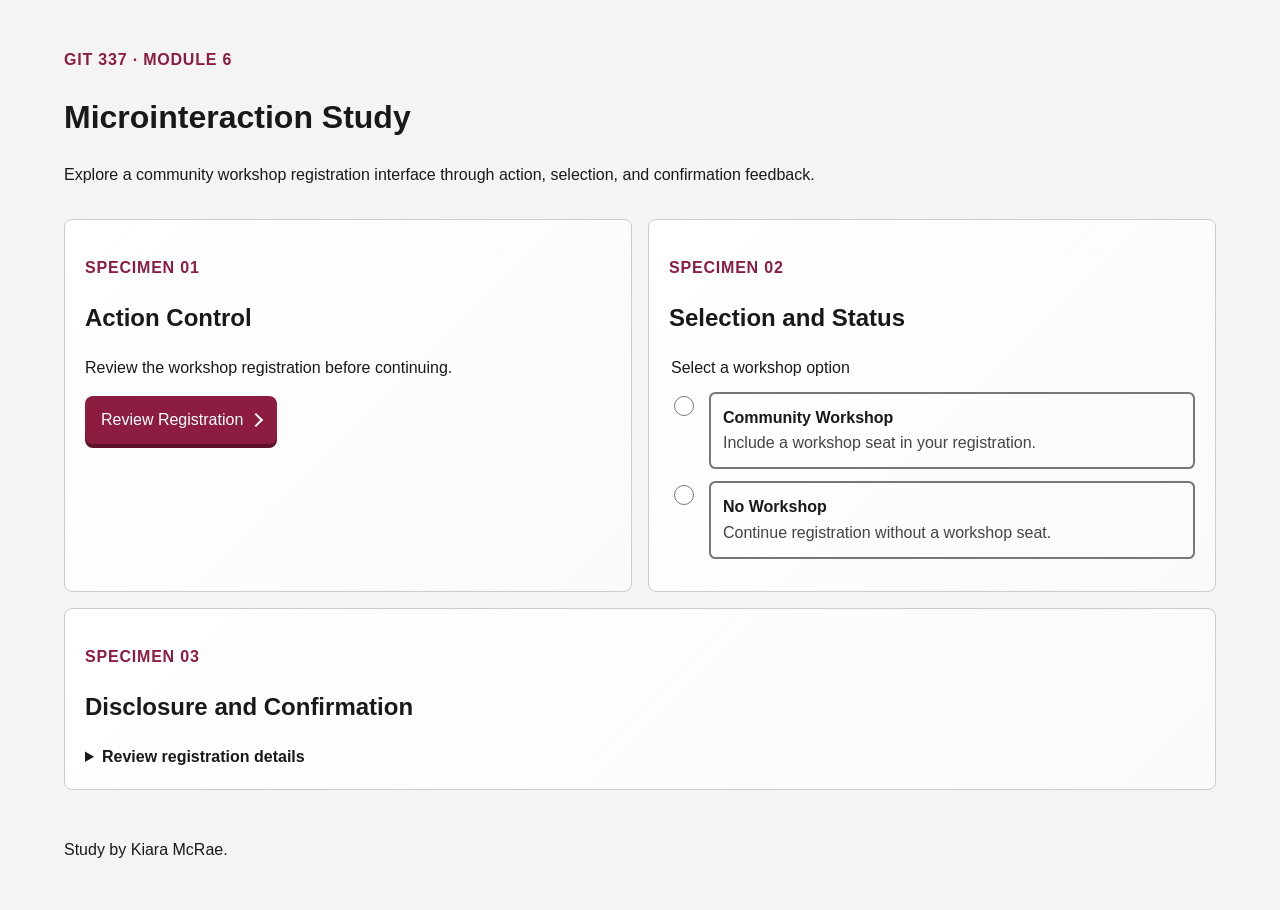
<file: index.html>
<!DOCTYPE html>
<html lang="en">
<head>
  <meta charset="utf-8">
  <meta name="viewport" content="width=device-width,initial-scale=1">
<title>Microinteraction Study | Kiara McRae</title>
  <link rel="stylesheet" href="styles.css">
</head>
<body>
  <a class="skip-link" href="#main">Skip to specimens</a>
  <header class="study-header">
    <p class="eyebrow">GIT 337 · Module 6</p>
    <h1>Microinteraction Study</h1>
<p>Explore a community workshop registration interface through action, selection, and confirmation feedback.</p>
  </header>
  <main id="main" class="specimen-grid">
    <section class="specimen" aria-labelledby="action-heading">
      <p class="specimen-number">Specimen 01</p>
      <h2 id="action-heading">Action Control</h2>
<p>Review the workshop registration before continuing.</p>
<p><a class="action" href="#result">Review Registration</a></p>
    </section>

    <section class="specimen" aria-labelledby="selection-heading">
      <p class="specimen-number">Specimen 02</p>
      <h2 id="selection-heading">Selection and Status</h2>
  <fieldset class="choices">
  <legend>Select a workshop option</legend>
  <div class="choice"><input type="radio" name="option" id="option-a"><label for="option-a"><span class="choice-title">Community Workshop</span><span class="choice-help">Include a workshop seat in your registration.</span></label></div>
  <div class="choice"><input type="radio" name="option" id="option-b"><label for="option-b"><span class="choice-title">No Workshop</span><span class="choice-help">Continue registration without a workshop seat.</span></label></div>
</fieldset>
      </fieldset>
    </section>

    <section class="specimen" aria-labelledby="confirmation-heading">
      <p class="specimen-number">Specimen 03</p>
      <h2 id="confirmation-heading">Disclosure and Confirmation</h2>
  <details>
  <summary>Review registration details</summary>
  <div class="confirmation" id="result"><strong>Registration ready.</strong> Review your workshop selection before continuing.</div>
</details>
    </section>
  </main>
<footer><p>Study by Kiara McRae.</p></footer>
</body>
</html>
</file>
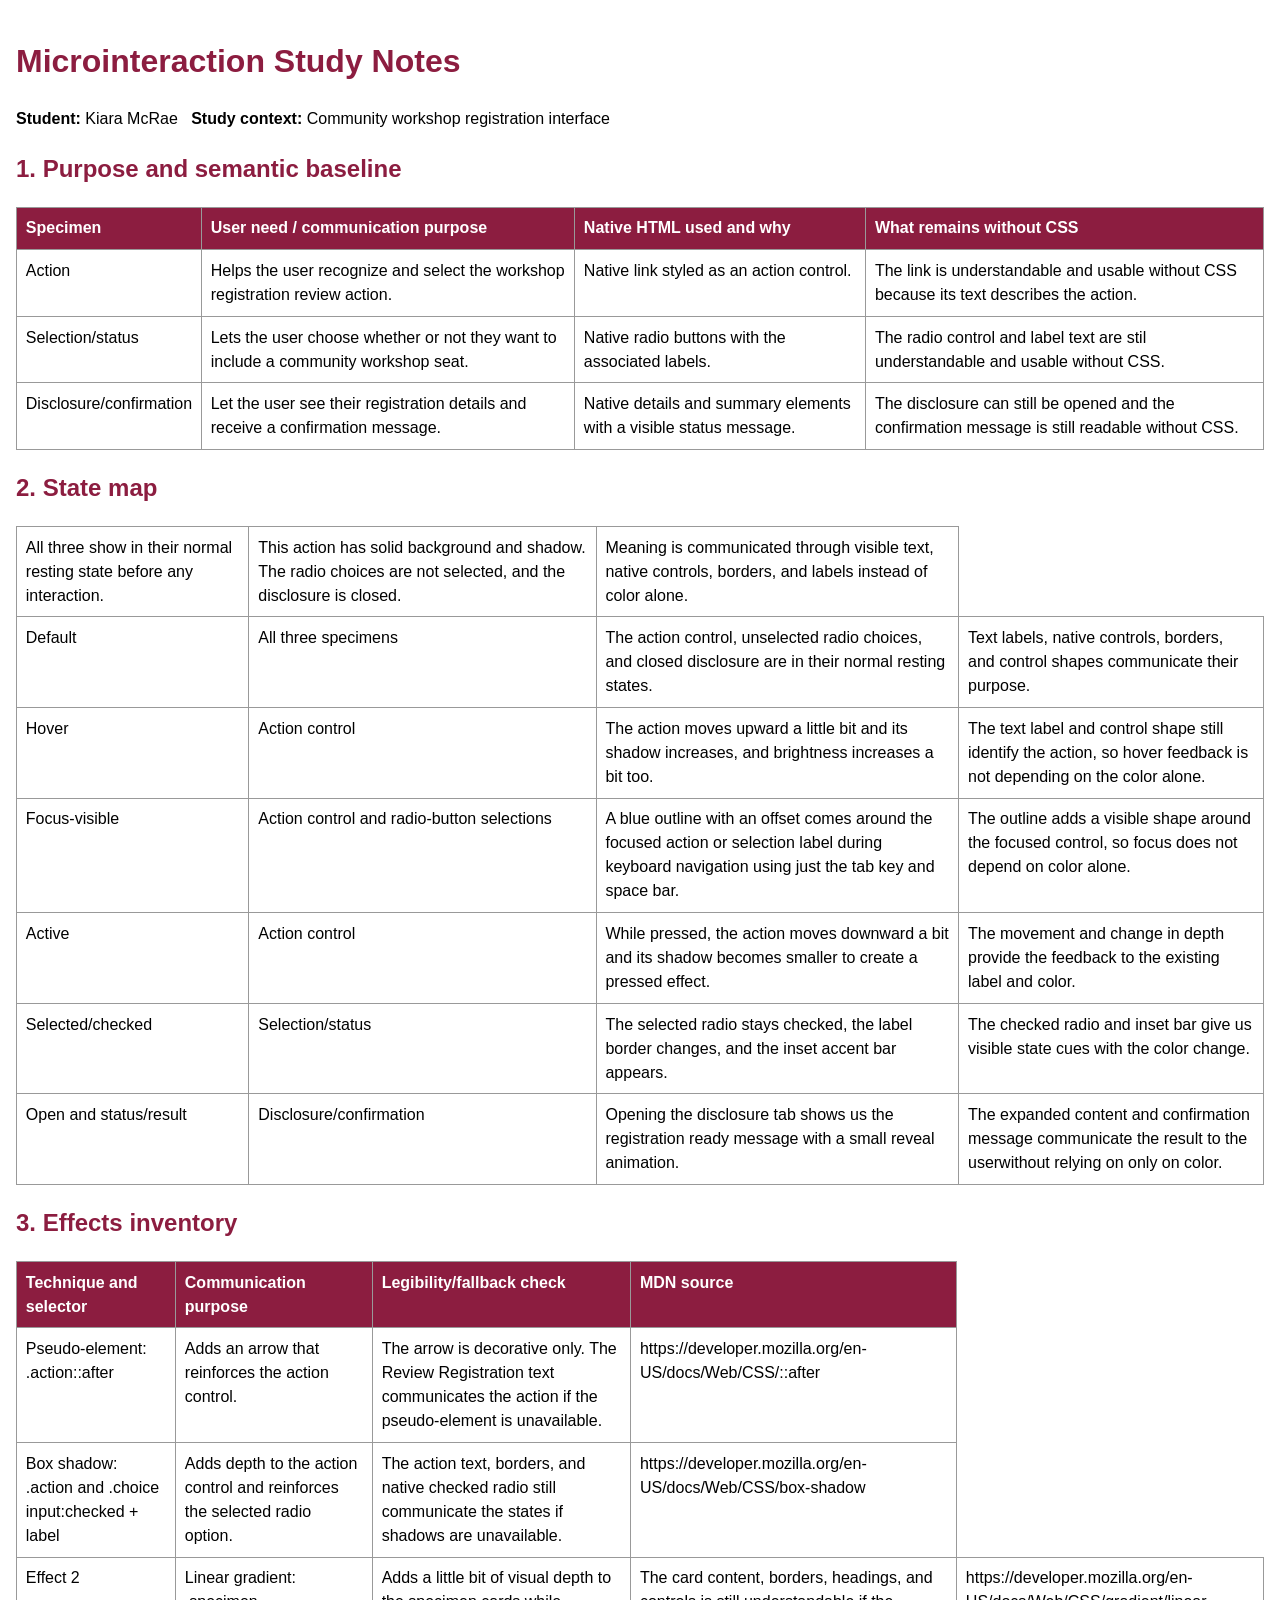
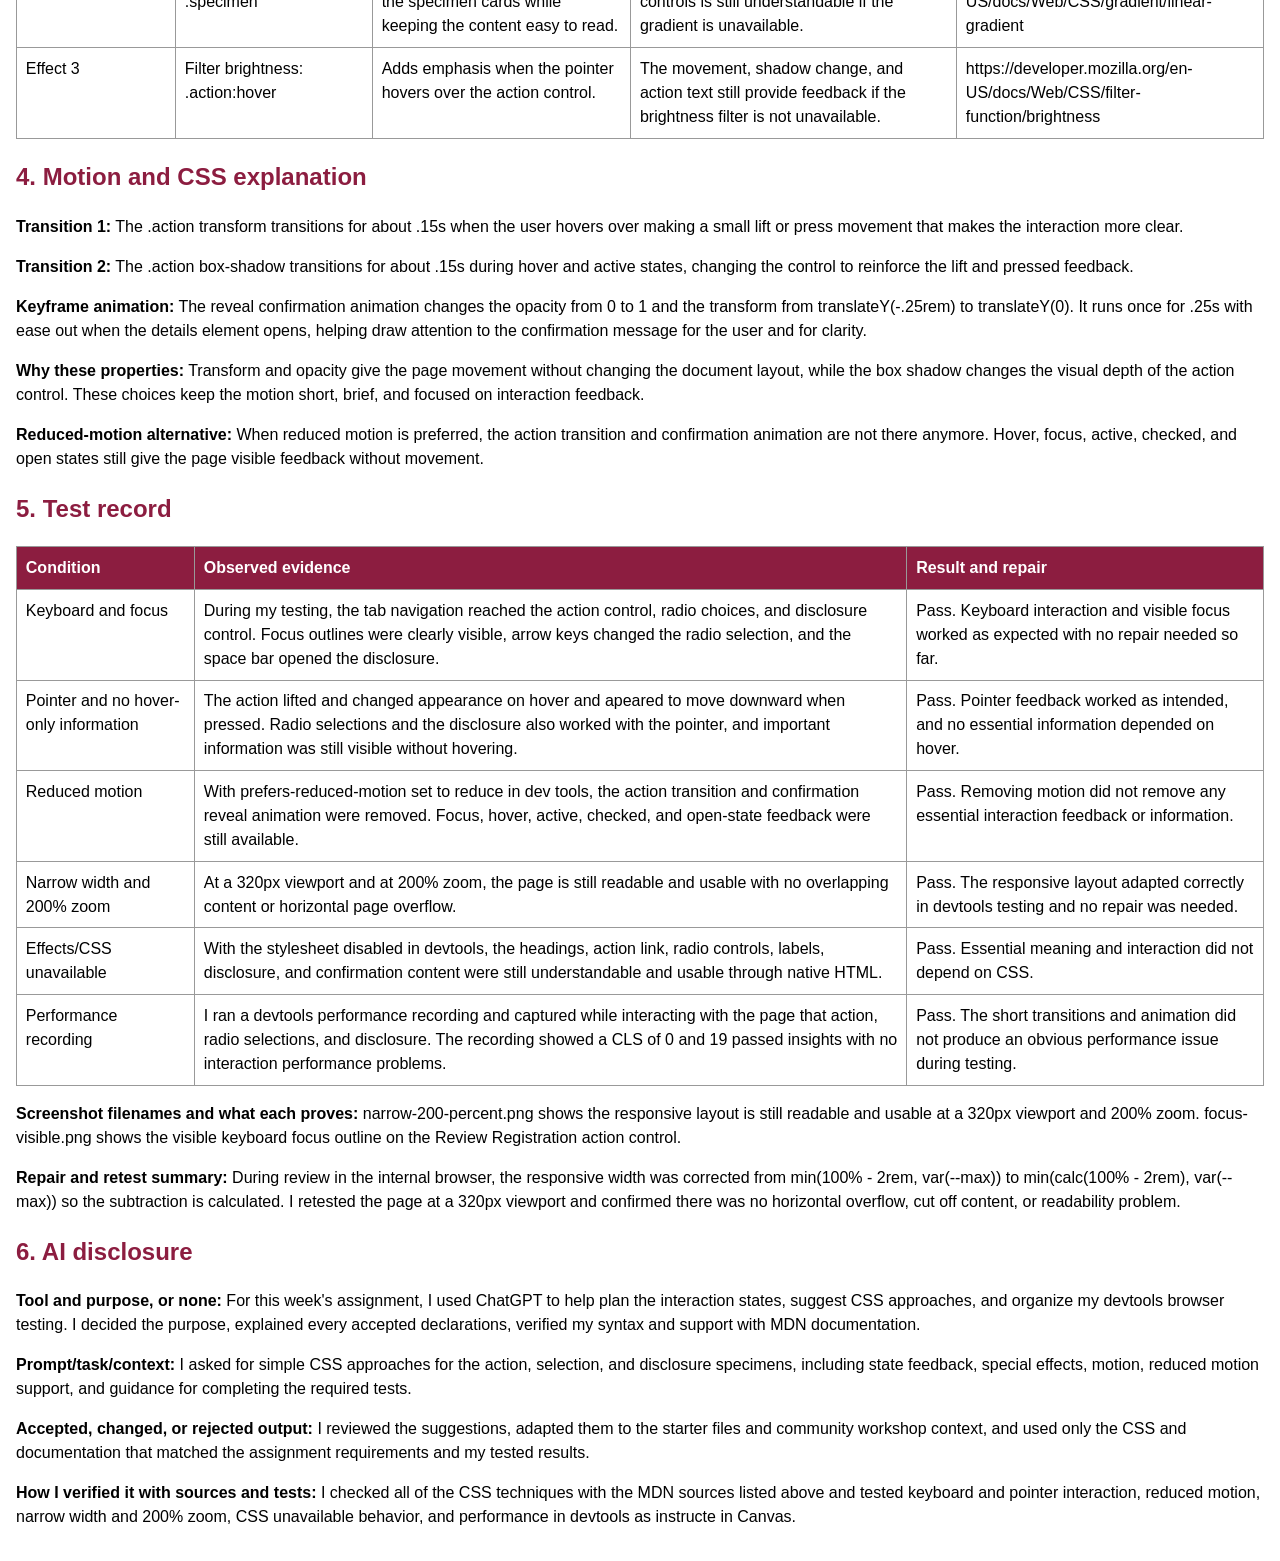
<file: study-notes.html>
<!DOCTYPE html>
<html lang="en">

<head>
    <meta charset="utf-8">
    <title>Microinteraction Study Notes</title>
    <style>
        body {
            max-width: 78rem;
            margin: auto;
            padding: 1rem;
            font: 1rem/1.5 Arial, sans-serif;
        }

        h1,
        h2 {
            color: #8c1d40;
        }

        table {
            width: 100%;
            border-collapse: collapse;
        }

        th,
        td {
            border: 1px solid #999;
            padding: .55rem;
            text-align: left;
            vertical-align: top;
        }

        th {
            background: #8c1d40;
            color: #fff;
        }
    </style>
</head>

<body>
    <h1>Microinteraction Study Notes</h1>
    <p><strong>Student:</strong> Kiara McRae &nbsp; <strong>Study context:</strong> Community workshop registration
        interface</p>
    <h2>1. Purpose and semantic baseline</h2>
    <table>
        <tr>
            <th>Specimen</th>
            <th>User need / communication purpose</th>
            <th>Native HTML used and why</th>
            <th>What remains without CSS</th>
        </tr>
        <tr>
            <td>Action</td>
            <td>Helps the user recognize and select the workshop registration review action.</td>
            <td>Native link styled as an action control.</td>
            <td>The link is understandable and usable without CSS because its text describes the action.
            </td>
        </tr>
        <tr>
            <td>Selection/status</td>
            <td>Lets the user choose whether or not they want to include a community workshop seat.</td>
            <td>Native radio buttons with the associated labels.</td>
            <td>The radio control and label text are stil understandable and usable without CSS.</td>
        </tr>
        <tr>
            <td>Disclosure/confirmation</td>
            <td>Let the user see their registration details and receive a confirmation message.</td>
            <td>Native details and summary elements with a visible status message.</td>
            <td>The disclosure can still be opened and the confirmation message is still readable without CSS.</td>
        </tr>
    </table>
    <h2>2. State map</h2>
    <table>
        <tr>
            <td>All three show in their normal resting state before any interaction.</td>
            <td>This action has solid background and shadow. The radio choices are not selected, and the disclosure is
                closed.</td>
            <td>Meaning is communicated through visible text, native controls, borders, and labels instead of color
                alone.</td>
        </tr>
        <tr>
            <td>Default</td>
            <td>All three specimens</td>
            <td>The action control, unselected radio choices, and closed disclosure are in their normal resting
                states.</td>
            <td>Text labels, native controls, borders, and control shapes communicate their purpose.</td>
        </tr>
        <tr>
            <td>Hover</td>
            <td>Action control</td>
            <td>The action moves upward a little bit and its shadow increases, and brightness increases a bit too.</td>
            <td>The text label and control shape still identify the action, so hover feedback is not depending on the
                color
                alone.</td>
        </tr>
        <tr>
            <td>Focus-visible</td>
            <td>Action control and radio-button selections</td>
            <td>A blue outline with an offset comes around the focused action or selection label during keyboard
                navigation using just the tab key and space bar.</td>
            <td>The outline adds a visible shape around the focused control, so focus does not depend on color alone.
            </td>
        </tr>
        <tr>
            <td>Active</td>
            <td>Action control</td>
            <td>While pressed, the action moves downward a bit and its shadow becomes smaller to create a pressed
                effect.</td>
            <td>The movement and change in depth provide the feedback to the existing label and color.</td>
        </tr>
        <tr>
            <td>Selected/checked</td>
            <td>Selection/status</td>
            <td>The selected radio stays checked, the label border changes, and the inset accent bar appears.</td>
            <td>The checked radio and inset bar give us visible state cues with the color change.</td>
        </tr>
        <tr>
            <td>Open and status/result</td>
            <td>Disclosure/confirmation</td>
            <td>Opening the disclosure tab shows us the registration ready message with a small reveal animation.</td>
            <td>The expanded content and confirmation message communicate the result to the userwithout relying on only
                on color.
            </td>
        </tr>
    </table>
    <h2>3. Effects inventory</h2>
    <table>
        <tr>
            <th>Technique and selector</th>
            <th>Communication purpose</th>
            <th>Legibility/fallback check</th>
            <th>MDN source</th>
        </tr>
        <tr>
            <td>Pseudo-element: .action::after</td>
            <td>Adds an arrow that reinforces the action control.</td>
            <td>The arrow is decorative only. The Review Registration text communicates the action if the pseudo-element
                is unavailable.</td>
            <td>https://developer.mozilla.org/en-US/docs/Web/CSS/::after</td>
        </tr>
        <tr>
            <td>Box shadow: .action and .choice input:checked + label</td>
            <td>Adds depth to the action control and reinforces the selected radio option.</td>
            <td>The action text, borders, and native checked radio still communicate the states if shadows are
                unavailable.</td>
            <td>https://developer.mozilla.org/en-US/docs/Web/CSS/box-shadow</td>
        </tr>
        <tr>
            <td>Effect 2</td>
            <td>Linear gradient: .specimen</td>
            <td>Adds a little bit of visual depth to the specimen cards while keeping the content easy to read.</td>
            <td>The card content, borders, headings, and controls is still understandable if the gradient is
                unavailable.
            </td>
            <td>https://developer.mozilla.org/en-US/docs/Web/CSS/gradient/linear-gradient</td>
        </tr>
        <tr>
            <td>Effect 3</td>
            <td>Filter brightness: .action:hover</td>
            <td>Adds emphasis when the pointer hovers over the action control.</td>
            <td>The movement, shadow change, and action text still provide feedback if the brightness filter is not
                unavailable.</td>
            <td>https://developer.mozilla.org/en-US/docs/Web/CSS/filter-function/brightness</td>
        </tr>
    </table>
    <h2>4. Motion and CSS explanation</h2>
    <p><strong>Transition 1:</strong> The .action transform transitions for about .15s when the user hovers over making
        a small lift or press movement that makes the interaction more clear.</p>
    <p><strong>Transition 2:</strong> The .action box-shadow transitions for about .15s during hover and active states,
        changing the control to reinforce the lift and pressed feedback.</p>
    <p><strong>Keyframe animation:</strong> The reveal confirmation animation changes the opacity from 0 to 1 and the
        transform from translateY(-.25rem) to translateY(0). It runs once for .25s with ease out when the details
        element opens, helping draw attention to the confirmation message for the user and for clarity.</p>
    <p><strong>Why these properties:</strong> Transform and opacity give the page movement without changing the document
        layout, while the box shadow changes the visual depth of the action control. These choices keep the motion
        short, brief, and focused on interaction feedback.</p>
    <p><strong>Reduced-motion alternative:</strong> When reduced motion is preferred, the action transition and
        confirmation animation are not there anymore. Hover, focus, active, checked, and open states still give the page
        visible
        feedback without movement.</p>
    <h2>5. Test record</h2>
    <table>
        <tr>
            <th>Condition</th>
            <th>Observed evidence</th>
            <th>Result and repair</th>
        </tr>
        <tr>
            <td>Keyboard and focus</td>
            <td>During my testing, the tab navigation reached the action control, radio choices, and disclosure control.
                Focus outlines were
                clearly visible, arrow keys changed the radio selection, and the space bar opened the disclosure.</td>
            <td>Pass. Keyboard interaction and visible focus worked as expected with no repair needed so far.</td>
        </tr>
        <tr>
            <td>Pointer and no hover-only information</td>
            <td>The action lifted and changed appearance on hover and apeared to move downward when pressed. Radio
                selections and
                the disclosure also worked with the pointer, and important information was still visible without
                hovering.</td>
            <td>Pass. Pointer feedback worked as intended, and no essential information depended on hover.</td>
        </tr>
        <tr>
            <td>Reduced motion</td>
            <td>With prefers-reduced-motion set to reduce in dev tools, the action transition and confirmation reveal
                animation were
                removed. Focus, hover, active, checked, and open-state feedback were still available.</td>
            <td>Pass. Removing motion did not remove any essential interaction feedback or information.</td>
        </tr>
        <tr>
            <td>Narrow width and 200% zoom</td>
            <td>At a 320px viewport and at 200% zoom, the page is still readable and usable with no overlapping content
                or horizontal page overflow.</td>
            <td>Pass. The responsive layout adapted correctly in devtools testing and no repair was needed.</td>
        </tr>
        <tr>
            <td>Effects/CSS unavailable</td>
            <td>With the stylesheet disabled in devtools, the headings, action link, radio controls, labels, disclosure,
                and
                confirmation content were still understandable and usable through native HTML.</td>
            <td>Pass. Essential meaning and interaction did not depend on CSS.</td>
        </tr>
        <tr>
            <td>Performance recording</td>
            <td>I ran a devtools performance recording and captured while interacting with the page that action, radio
                selections, and disclosure. The recording showed a CLS of 0 and 19 passed insights with no
                interaction performance problems.</td>
            <td>Pass. The short transitions and animation did not produce an obvious performance issue during
                testing.</td>
        </tr>
    </table>
    <p><strong>Screenshot filenames and what each proves:</strong> narrow-200-percent.png shows the responsive layout is
        still readable and usable at a 320px viewport and 200% zoom. focus-visible.png shows the visible keyboard focus
        outline on the Review Registration action control.</p>
    <p><strong>Repair and retest summary:</strong> During review in the internal browser, the responsive width was
        corrected from min(100% - 2rem, var(--max)) to min(calc(100% - 2rem), var(--max)) so the subtraction is
        calculated. I retested the page at a 320px viewport and confirmed there was no horizontal overflow, cut off
        content, or readability problem.</p>
    <h2>6. AI disclosure</h2>
    <p><strong>Tool and purpose, or none:</strong> For this week's assignment, I used ChatGPT to help plan the
        interaction states, suggest CSS approaches, and organize my devtools browser testing. I decided the purpose,
        explained every accepted declarations, verified my syntax and support with MDN documentation.</p>
    <p><strong>Prompt/task/context:</strong> I asked for simple CSS approaches for the action, selection, and disclosure
        specimens, including state feedback, special effects, motion, reduced motion support, and guidance for
        completing the required tests.</p>
    <p><strong>Accepted, changed, or rejected output:</strong> I reviewed the suggestions, adapted them to the starter
        files and community workshop context, and used only the CSS and documentation that matched the assignment
        requirements and my tested results.</p>
    <p><strong>How I verified it with sources and tests:</strong> I checked all of the CSS techniques with the MDN
        sources listed above and tested keyboard and pointer interaction, reduced motion, narrow width and 200% zoom,
        CSS unavailable behavior, and performance in devtools as instructe in Canvas.</p>
</body>

</html>
</file>
<file: styles.css>
:root {
  --brand:#8c1d40;
  --accent:#ffc627;
  --ink:#191919;
  --paper:#fff;
  --surface:#f4f4f4;
  --focus:#0077b6;
  --max:72rem;
  --space:1rem;
}
* { box-sizing:border-box; }
body { margin:0; color:var(--ink); background:var(--surface); font:1rem/1.5 Arial,sans-serif; }
.skip-link { position:absolute; top:-6rem; left:.5rem; z-index:20; padding:.75rem; background:var(--paper); color:var(--ink); }
.skip-link:focus { top:.5rem; }
.study-header, .specimen-grid, footer { width:min(calc(100% - 2rem),var(--max)); margin-inline:auto; }
.study-header { padding-block:2rem 1rem; }
.eyebrow, .specimen-number { color:var(--brand); font-weight:700; text-transform:uppercase; letter-spacing:.05em; }
.specimen-grid { display:grid; gap:var(--space); }
.specimen { padding:1.25rem; background:linear-gradient(135deg, var(--paper) 0%, #fafafa 100%); border:1px solid #ccc; border-radius:.5rem; }
.action {
  display:inline-block;
  padding:.75rem 1rem;
  background:var(--brand);
  color:var(--paper);
  text-decoration:none;
  border-radius:.5rem;
  box-shadow:0 .25rem 0 #5f132b;
  transition-property:transform, box-shadow;
  transition-duration:.15s;
}

.action::after {
  content:"";
  display:inline-block;
  width:.5rem;
  height:.5rem;
  margin-left:.5rem;
  border-top:.15rem solid currentColor;
  border-right:.15rem solid currentColor;
  transform:rotate(45deg);
}

.action:hover {
  transform:translateY(-.1rem);
  box-shadow:0 .35rem 0 0 #5f132b;
  filter:brightness(1.08);
}

.action:focus-visible {
  outline:.2rem solid var(--focus);
  outline-offset:.2rem;
}

.action:active {
  transform:translateY(.15rem);
  box-shadow:0 .1rem 0 #5f132b;
}
.choices { margin:0; padding:0; border:0; }
.choice { display:grid; grid-template-columns:auto 1fr; gap:.75rem; align-items:start; margin-block:.75rem; }
.choice input { width:1.25rem; height:1.25rem; margin-top:.25rem; }
.choice label { display:grid; gap:.1rem; padding:.75rem; border:.15rem solid #777; border-radius:.4rem; }
.choice-title { font-weight:700; }
.choice-help { color:#444; }
.choice input:focus-visible + label {
  outline:.2rem solid var(--focus);
  outline-offset:.2rem;
}

.choice input:checked + label {
  border-color:var(--brand);
  box-shadow:inset .35rem 0 0 var(--accent);
  font-weight:700;
}
summary { cursor:pointer; font-weight:700; }
.confirmation { margin-top:.75rem; padding:1rem; }

@keyframes reveal-confirmation {
  from {
    opacity:0;
    transform:translateY(-.25rem);
  }
  to {
    opacity:1;
    transform:translateY(0);
  }
}

details[open] .confirmation {
  animation:reveal-confirmation .25s ease-out 1;
}

@media (prefers-reduced-motion: reduce) {
  .action {
    transition: none;
  }

  details[open] .confirmation {
    animation: none;
  }
}footer { padding-block:2rem; }
@media (min-width:48rem) {
  .specimen-grid { grid-template-columns:repeat(2,1fr); }
  .specimen:last-child { grid-column:1 / -1; }
}
</file>
